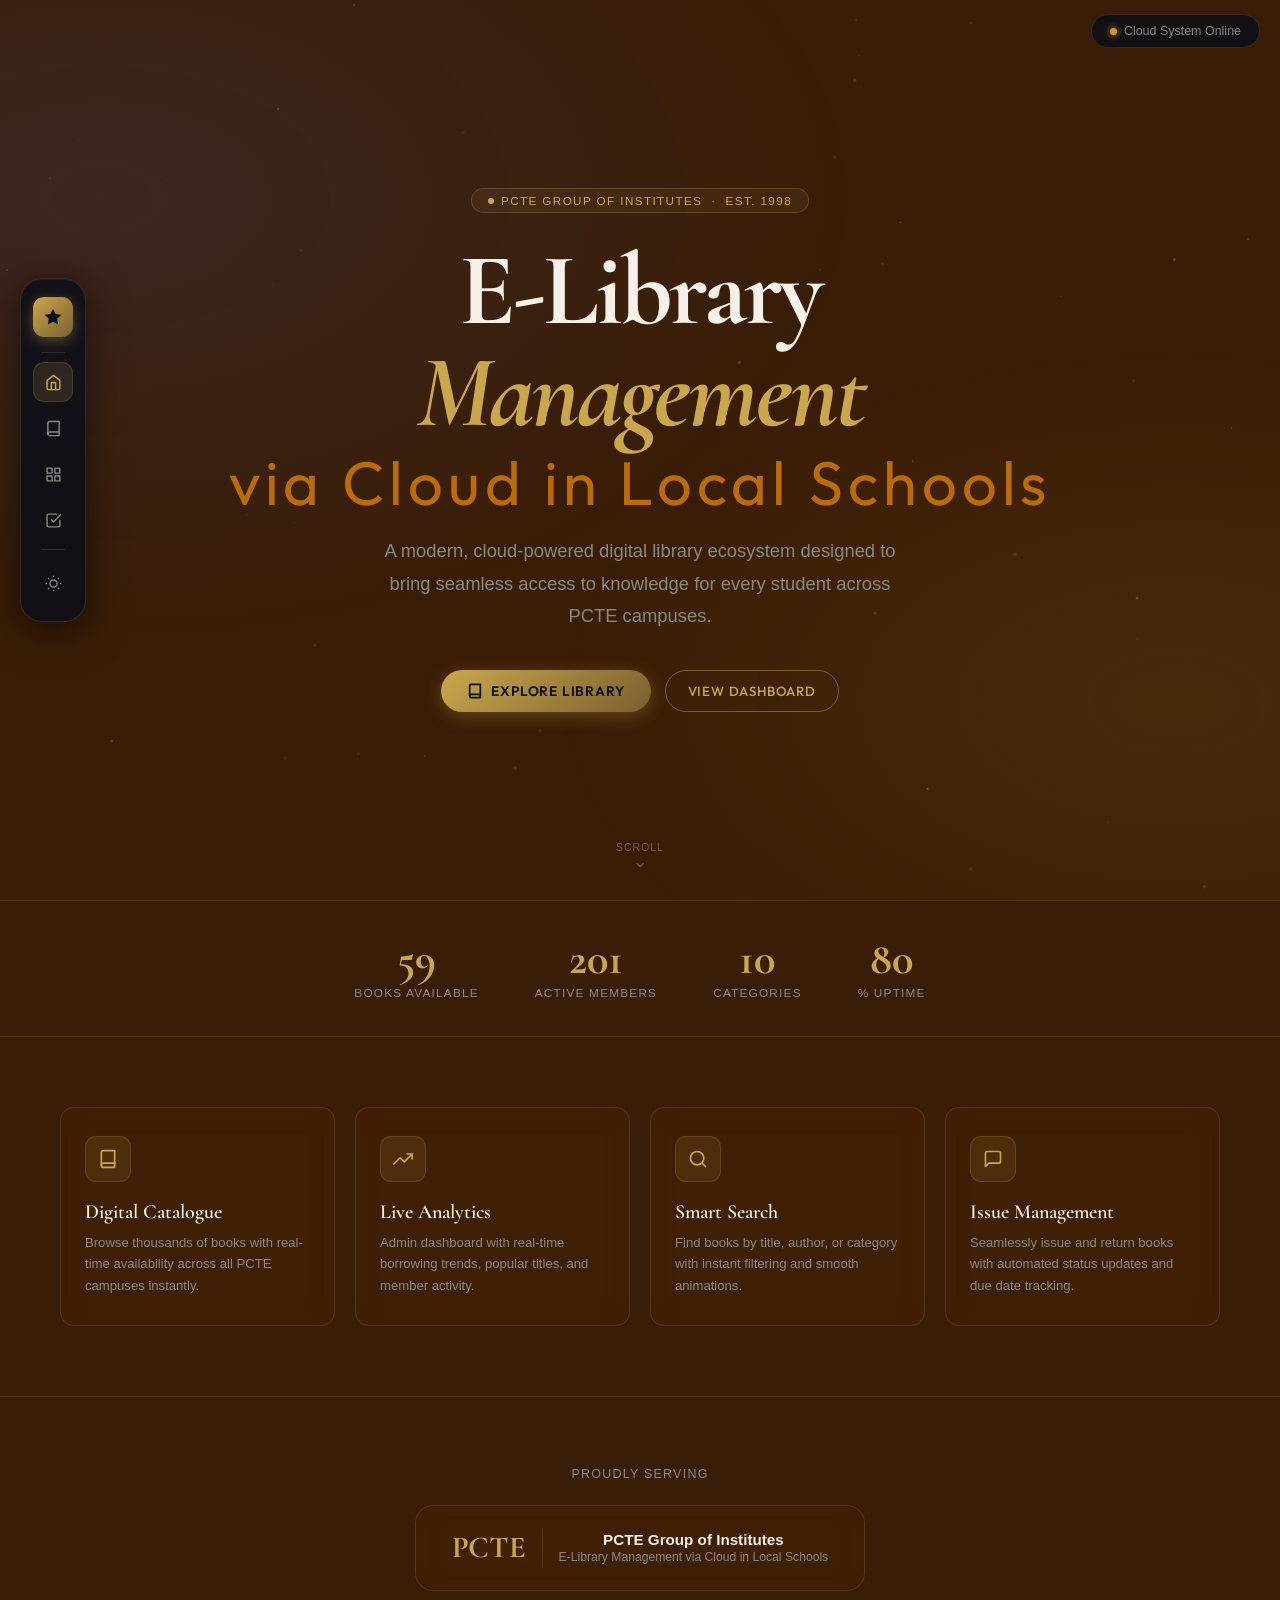
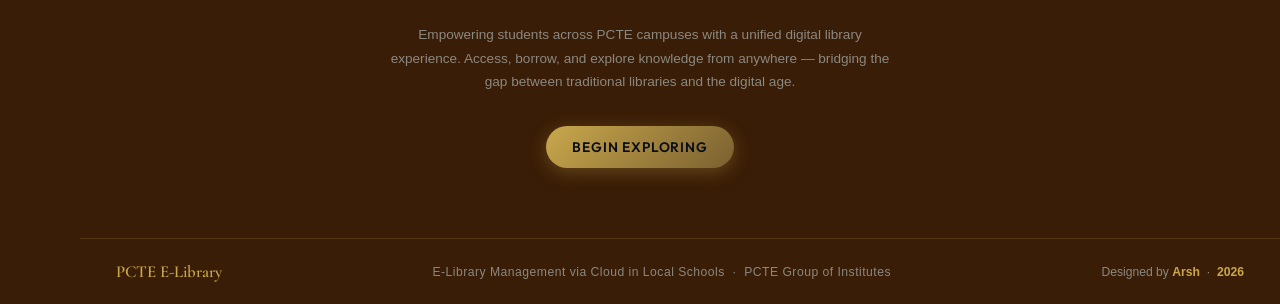
<file: index.html>
<!DOCTYPE html>
<html lang="en">
<head>
  <meta charset="UTF-8"/>
  <meta name="viewport" content="width=device-width, initial-scale=1.0"/>
  <title>PCTE E-Library | Cloud-Based Library Management</title>
  <link rel="stylesheet" href="style.css"/>
</head>
<body>
<div class="bg-canvas"></div>
<canvas id="particles-canvas"></canvas>

<!-- ── Floating Sidebar ── -->
<nav class="sidebar">
  <div class="sidebar-logo">
    <svg viewBox="0 0 24 24"><path d="M12 2l3.09 6.26L22 9.27l-5 4.87 1.18 6.88L12 17.77l-6.18 3.25L7 14.14 2 9.27l6.91-1.01L12 2z"/></svg>
  </div>
  <div class="sidebar-divider"></div>
  <a href="index.html"     class="nav-item active">
    <svg viewBox="0 0 24 24" fill="none" stroke="currentColor" stroke-width="2" stroke-linecap="round" stroke-linejoin="round"><path d="M3 9l9-7 9 7v11a2 2 0 0 1-2 2H5a2 2 0 0 1-2-2z"/><polyline points="9 22 9 12 15 12 15 22"/></svg>
    <span class="nav-tooltip">Home</span>
  </a>
  <a href="gallery.html"   class="nav-item">
    <svg viewBox="0 0 24 24" fill="none" stroke="currentColor" stroke-width="2" stroke-linecap="round" stroke-linejoin="round"><path d="M4 19.5A2.5 2.5 0 0 1 6.5 17H20"/><path d="M6.5 2H20v20H6.5A2.5 2.5 0 0 1 4 19.5v-15A2.5 2.5 0 0 1 6.5 2z"/></svg>
    <span class="nav-tooltip">Library</span>
  </a>
  <a href="dashboard.html" class="nav-item">
    <svg viewBox="0 0 24 24" fill="none" stroke="currentColor" stroke-width="2" stroke-linecap="round" stroke-linejoin="round"><rect x="3" y="3" width="7" height="7"/><rect x="14" y="3" width="7" height="7"/><rect x="14" y="14" width="7" height="7"/><rect x="3" y="14" width="7" height="7"/></svg>
    <span class="nav-tooltip">Dashboard</span>
  </a>
  <a href="issue.html"     class="nav-item">
    <svg viewBox="0 0 24 24" fill="none" stroke="currentColor" stroke-width="2" stroke-linecap="round" stroke-linejoin="round"><polyline points="9 11 12 14 22 4"/><path d="M21 12v7a2 2 0 0 1-2 2H5a2 2 0 0 1-2-2V5a2 2 0 0 1 2-2h11"/></svg>
    <span class="nav-tooltip">Issue/Return</span>
  </a>
  <div class="sidebar-divider"></div>
  <div class="theme-toggle-btn" title="Toggle theme">
    <svg viewBox="0 0 24 24" fill="none" stroke="currentColor" stroke-width="2" stroke-linecap="round" stroke-linejoin="round"><circle cx="12" cy="12" r="5"/><line x1="12" y1="1" x2="12" y2="3"/><line x1="12" y1="21" x2="12" y2="23"/><line x1="4.22" y1="4.22" x2="5.64" y2="5.64"/><line x1="18.36" y1="18.36" x2="19.78" y2="19.78"/><line x1="1" y1="12" x2="3" y2="12"/><line x1="21" y1="12" x2="23" y2="12"/><line x1="4.22" y1="19.78" x2="5.64" y2="18.36"/><line x1="18.36" y1="5.64" x2="19.78" y2="4.22"/></svg>
  </div>
</nav>

<!-- ── Top Bar ── -->
<div class="top-bar">
  <div class="top-pill">
    <span class="live-dot"></span> Cloud System Online
  </div>
</div>

<div class="page-wrapper">
  <!-- Hero -->
  <section class="hero">
    <div>
      <div class="hero-eyebrow">
        <span class="eyebrow-dot"></span>
        PCTE Group of Institutes &nbsp;·&nbsp; Est. 1998
      </div>
      <h1 class="hero-title">
        E-Library
        <span class="gold-line">Management</span>
        <span class="blue-line">via Cloud in Local Schools</span>
      </h1>
      <p class="hero-subtitle">
        A modern, cloud-powered digital library ecosystem designed to bring seamless
        access to knowledge for every student across PCTE campuses.
      </p>
      <div class="hero-cta">
        <a href="gallery.html" class="btn-gold">
          <svg viewBox="0 0 24 24" fill="none" stroke="currentColor" stroke-width="2.5" width="16" height="16"><path d="M4 19.5A2.5 2.5 0 0 1 6.5 17H20"/><path d="M6.5 2H20v20H6.5A2.5 2.5 0 0 1 4 19.5v-15A2.5 2.5 0 0 1 6.5 2z"/></svg>
          Explore Library
        </a>
        <a href="dashboard.html" class="btn-outline">
          View Dashboard
        </a>
      </div>
    </div>
    <div class="scroll-hint">
      <span>Scroll</span>
      <svg viewBox="0 0 24 24" fill="none" stroke="currentColor" stroke-width="2"><polyline points="6 9 12 15 18 9"/></svg>
    </div>
  </section>

  <!-- Stats ribbon -->
  <div class="stats-ribbon">
    <div class="stat-item reveal">
      <div class="stat-number" data-target="73">0</div>
      <div class="stat-label">Books Available</div>
    </div>
    <div class="stat-item reveal" data-delay="100">
      <div class="stat-number" data-target="247">0</div>
      <div class="stat-label">Active Members</div>
    </div>
    <div class="stat-item reveal" data-delay="200">
      <div class="stat-number" data-target="12">0</div>
      <div class="stat-label">Categories</div>
    </div>
    <div class="stat-item reveal" data-delay="300">
      <div class="stat-number" data-target="98">0</div>
      <div class="stat-label">% Uptime</div>
    </div>
  </div>

  <!-- Features -->
  <section class="features-strip">
    <div class="feature-card reveal">
      <div class="feature-icon">
        <svg viewBox="0 0 24 24" fill="none" stroke="currentColor" stroke-width="2" stroke-linecap="round" stroke-linejoin="round"><path d="M4 19.5A2.5 2.5 0 0 1 6.5 17H20"/><path d="M6.5 2H20v20H6.5A2.5 2.5 0 0 1 4 19.5v-15A2.5 2.5 0 0 1 6.5 2z"/></svg>
      </div>
      <div class="feature-title">Digital Catalogue</div>
      <div class="feature-text">Browse thousands of books with real-time availability across all PCTE campuses instantly.</div>
    </div>
    <div class="feature-card reveal" data-delay="100">
      <div class="feature-icon">
        <svg viewBox="0 0 24 24" fill="none" stroke="currentColor" stroke-width="2" stroke-linecap="round" stroke-linejoin="round"><polyline points="23 6 13.5 15.5 8.5 10.5 1 18"/><polyline points="17 6 23 6 23 12"/></svg>
      </div>
      <div class="feature-title">Live Analytics</div>
      <div class="feature-text">Admin dashboard with real-time borrowing trends, popular titles, and member activity.</div>
    </div>
    <div class="feature-card reveal" data-delay="200">
      <div class="feature-icon">
        <svg viewBox="0 0 24 24" fill="none" stroke="currentColor" stroke-width="2" stroke-linecap="round" stroke-linejoin="round"><circle cx="11" cy="11" r="8"/><line x1="21" y1="21" x2="16.65" y2="16.65"/></svg>
      </div>
      <div class="feature-title">Smart Search</div>
      <div class="feature-text">Find books by title, author, or category with instant filtering and smooth animations.</div>
    </div>
    <div class="feature-card reveal" data-delay="300">
      <div class="feature-icon">
        <svg viewBox="0 0 24 24" fill="none" stroke="currentColor" stroke-width="2" stroke-linecap="round" stroke-linejoin="round"><path d="M21 15a2 2 0 0 1-2 2H7l-4 4V5a2 2 0 0 1 2-2h14a2 2 0 0 1 2 2z"/></svg>
      </div>
      <div class="feature-title">Issue Management</div>
      <div class="feature-text">Seamlessly issue and return books with automated status updates and due date tracking.</div>
    </div>
  </section>

  <!-- Institution -->
  <section class="institution-section reveal">
    <p class="section-sub" style="margin-bottom:24px;">Proudly Serving</p>
    <div class="pcte-badge">
      <div class="pcte-logo-text">PCTE</div>
      <div style="width:1px;height:40px;background:var(--glass-border);"></div>
      <div class="pcte-info">
        <div class="pcte-name">PCTE Group of Institutes</div>
        <div class="pcte-tagline">E-Library Management via Cloud in Local Schools</div>
      </div>
    </div>
    <p style="margin-top:32px;font-size:0.85rem;color:var(--text-muted);max-width:500px;margin-left:auto;margin-right:auto;line-height:1.75;">
      Empowering students across PCTE campuses with a unified digital library experience.
      Access, borrow, and explore knowledge from anywhere — bridging the gap between
      traditional libraries and the digital age.
    </p>
    <div style="margin-top:32px;">
      <a href="gallery.html" class="btn-gold">Begin Exploring</a>
    </div>
  </section>
</div>

<footer>
  <div class="footer-brand">PCTE E-Library</div>
  <div class="footer-text">E-Library Management via Cloud in Local Schools &nbsp;·&nbsp; PCTE Group of Institutes</div>
  <div class="footer-credit">Designed by <span>Arsh</span> &nbsp;·&nbsp; <span class="year"></span></div>
</footer>

<script src="script.js"></script>
</body>
</html>
</file>
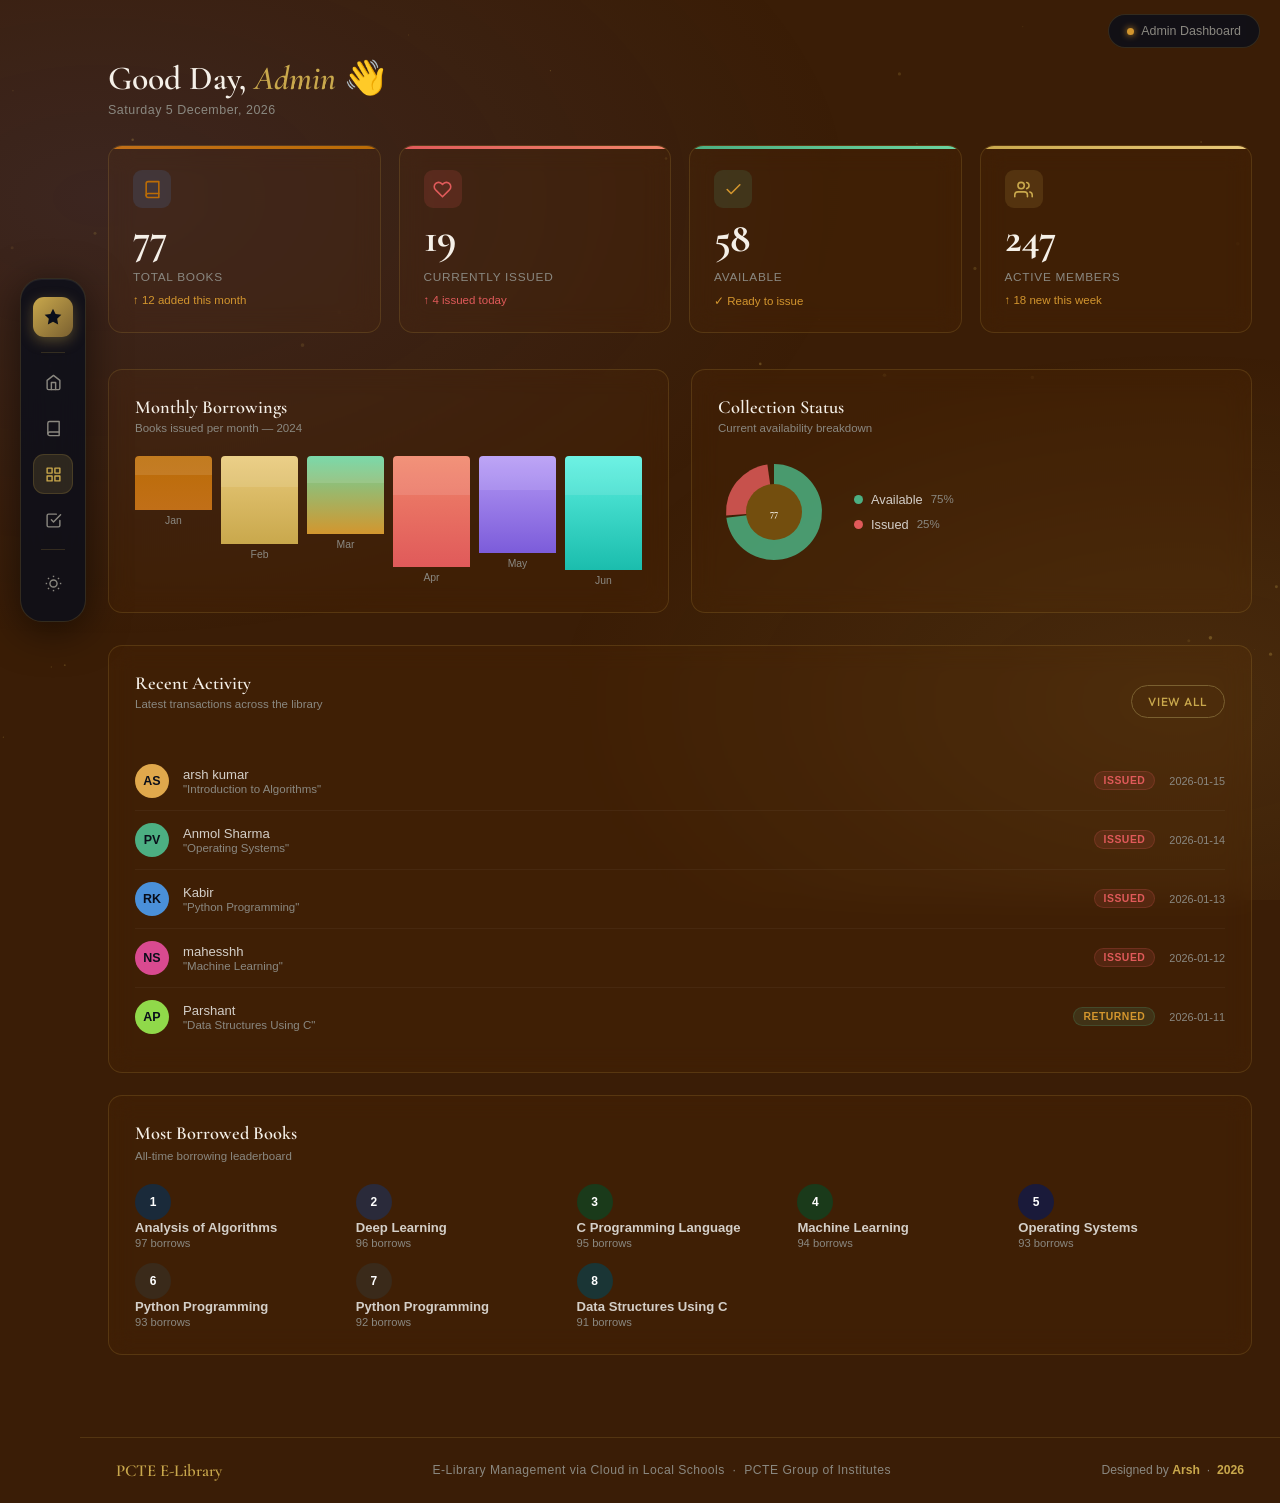
<file: dashboard.html>
<!DOCTYPE html>
<html lang="en">
<head>
  <meta charset="UTF-8"/>
  <meta name="viewport" content="width=device-width, initial-scale=1.0"/>
  <title>Admin Dashboard | PCTE E-Library</title>
  <link rel="stylesheet" href="style.css"/>
</head>
<body>
<div class="bg-canvas"></div>
<canvas id="particles-canvas"></canvas>

<!-- Sidebar -->
<nav class="sidebar">
  <div class="sidebar-logo">
    <svg viewBox="0 0 24 24"><path d="M12 2l3.09 6.26L22 9.27l-5 4.87 1.18 6.88L12 17.77l-6.18 3.25L7 14.14 2 9.27l6.91-1.01L12 2z"/></svg>
  </div>
  <div class="sidebar-divider"></div>
  <a href="index.html"     class="nav-item">
    <svg viewBox="0 0 24 24" fill="none" stroke="currentColor" stroke-width="2" stroke-linecap="round" stroke-linejoin="round"><path d="M3 9l9-7 9 7v11a2 2 0 0 1-2 2H5a2 2 0 0 1-2-2z"/><polyline points="9 22 9 12 15 12 15 22"/></svg>
    <span class="nav-tooltip">Home</span>
  </a>
  <a href="gallery.html"   class="nav-item">
    <svg viewBox="0 0 24 24" fill="none" stroke="currentColor" stroke-width="2" stroke-linecap="round" stroke-linejoin="round"><path d="M4 19.5A2.5 2.5 0 0 1 6.5 17H20"/><path d="M6.5 2H20v20H6.5A2.5 2.5 0 0 1 4 19.5v-15A2.5 2.5 0 0 1 6.5 2z"/></svg>
    <span class="nav-tooltip">Library</span>
  </a>
  <a href="dashboard.html" class="nav-item active">
    <svg viewBox="0 0 24 24" fill="none" stroke="currentColor" stroke-width="2" stroke-linecap="round" stroke-linejoin="round"><rect x="3" y="3" width="7" height="7"/><rect x="14" y="3" width="7" height="7"/><rect x="14" y="14" width="7" height="7"/><rect x="3" y="14" width="7" height="7"/></svg>
    <span class="nav-tooltip">Dashboard</span>
  </a>
  <a href="issue.html"     class="nav-item">
    <svg viewBox="0 0 24 24" fill="none" stroke="currentColor" stroke-width="2" stroke-linecap="round" stroke-linejoin="round"><polyline points="9 11 12 14 22 4"/><path d="M21 12v7a2 2 0 0 1-2 2H5a2 2 0 0 1-2-2V5a2 2 0 0 1 2-2h11"/></svg>
    <span class="nav-tooltip">Issue/Return</span>
  </a>
  <div class="sidebar-divider"></div>
  <div class="theme-toggle-btn"></div>
</nav>

<div class="top-bar">
  <div class="top-pill"><span class="live-dot"></span> Admin Dashboard</div>
</div>

<div class="page-wrapper">
  <div class="main-content">

    <!-- Header -->
    <div class="dash-header">
      <div class="dash-greeting">Good Day, <span>Admin</span> 👋</div>
      <div class="dash-date" id="dash-date"></div>
    </div>

    <!-- Stat Cards -->
    <div class="stat-grid">
      <div class="stat-card total reveal">
        <div class="stat-card-icon">
          <svg viewBox="0 0 24 24" fill="none" stroke="currentColor" stroke-width="2" stroke-linecap="round" stroke-linejoin="round"><path d="M4 19.5A2.5 2.5 0 0 1 6.5 17H20"/><path d="M6.5 2H20v20H6.5A2.5 2.5 0 0 1 4 19.5v-15A2.5 2.5 0 0 1 6.5 2z"/></svg>
        </div>
        <div class="stat-card-number" id="count-total">0</div>
        <div class="stat-card-label">Total Books</div>
        <div class="stat-card-change">↑ 12 added this month</div>
      </div>
      <div class="stat-card issued reveal" data-delay="80">
        <div class="stat-card-icon">
          <svg viewBox="0 0 24 24" fill="none" stroke="currentColor" stroke-width="2" stroke-linecap="round" stroke-linejoin="round"><path d="M20.84 4.61a5.5 5.5 0 0 0-7.78 0L12 5.67l-1.06-1.06a5.5 5.5 0 0 0-7.78 7.78l1.06 1.06L12 21.23l7.78-7.78 1.06-1.06a5.5 5.5 0 0 0 0-7.78z"/></svg>
        </div>
        <div class="stat-card-number" id="count-issued">0</div>
        <div class="stat-card-label">Currently Issued</div>
        <div class="stat-card-change" style="color:var(--danger);">↑ 4 issued today</div>
      </div>
      <div class="stat-card avail reveal" data-delay="160">
        <div class="stat-card-icon">
          <svg viewBox="0 0 24 24" fill="none" stroke="currentColor" stroke-width="2" stroke-linecap="round" stroke-linejoin="round"><polyline points="20 6 9 17 4 12"/></svg>
        </div>
        <div class="stat-card-number" id="count-avail">0</div>
        <div class="stat-card-label">Available</div>
        <div class="stat-card-change">✓ Ready to issue</div>
      </div>
      <div class="stat-card members reveal" data-delay="240">
        <div class="stat-card-icon">
          <svg viewBox="0 0 24 24" fill="none" stroke="currentColor" stroke-width="2" stroke-linecap="round" stroke-linejoin="round"><path d="M17 21v-2a4 4 0 0 0-4-4H5a4 4 0 0 0-4 4v2"/><circle cx="9" cy="7" r="4"/><path d="M23 21v-2a4 4 0 0 0-3-3.87"/><path d="M16 3.13a4 4 0 0 1 0 7.75"/></svg>
        </div>
        <div class="stat-card-number" id="count-members">0</div>
        <div class="stat-card-label">Active Members</div>
        <div class="stat-card-change">↑ 18 new this week</div>
      </div>
    </div>

    <!-- Charts -->
    <div class="charts-row">
      <!-- Bar chart: Monthly issues -->
      <div class="chart-card reveal">
        <div class="chart-title">Monthly Borrowings</div>
        <div class="chart-sub">Books issued per month — 2024</div>
        <div class="bar-chart" id="bar-chart"></div>
      </div>

      <!-- Donut: Available vs Issued -->
      <div class="chart-card reveal" data-delay="100">
        <div class="chart-title">Collection Status</div>
        <div class="chart-sub">Current availability breakdown</div>
        <div class="donut-wrap">
          <svg id="donut-chart" class="donut-svg"></svg>
          <div class="donut-legend">
            <div class="legend-item"><span class="legend-dot" style="background:#4caf82"></span> Available <span class="legend-pct" id="avail-pct"></span></div>
            <div class="legend-item"><span class="legend-dot" style="background:#e05a5a"></span> Issued    <span class="legend-pct" id="issued-pct"></span></div>
          </div>
        </div>
      </div>
    </div>

    <!-- Activity -->
    <div class="activity-card reveal">
      <div style="display:flex;align-items:center;justify-content:space-between;margin-bottom:20px;">
        <div>
          <div class="chart-title">Recent Activity</div>
          <div class="chart-sub">Latest transactions across the library</div>
        </div>
        <a href="issue.html" class="btn-outline" style="font-size:0.74rem;padding:8px 16px;">View All</a>
      </div>
      <div class="activity-list" id="activity-list"></div>
    </div>

    <!-- Top borrowed books -->
    <div class="activity-card reveal">
      <div class="chart-title" style="margin-bottom:6px;">Most Borrowed Books</div>
      <div class="chart-sub" style="margin-bottom:22px;">All-time borrowing leaderboard</div>
      <div style="display:grid;grid-template-columns:repeat(auto-fill,minmax(200px,1fr));gap:14px;" id="top-books-list"></div>
    </div>

  </div>
</div>

<footer>
  <div class="footer-brand">PCTE E-Library</div>
  <div class="footer-text">E-Library Management via Cloud in Local Schools &nbsp;·&nbsp; PCTE Group of Institutes</div>
  <div class="footer-credit">Designed by <span>Arsh</span> &nbsp;·&nbsp; <span class="year"></span></div>
</footer>

<script src="script.js"></script>
<script>
// Build top books list after DOM ready
document.addEventListener('DOMContentLoaded', () => {
  setTimeout(() => {
    const container = document.getElementById('top-books-list');
    if (!container) return;
    const sorted = [...BOOKS].sort((a,b) => b.issues - a.issues).slice(0,8);
    sorted.forEach((book, i) => {
      const el = document.createElement('div');
      el.className = 'top-book-item';
      el.innerHTML = `
        <div class="activity-avatar" style="background:${book.color};width:36px;height:36px;border-radius:50%;display:flex;align-items:center;justify-content:center;font-size:0.75rem;font-weight:700;flex-shrink:0;color:white;">${i+1}</div>
        <div style="min-width:0">
          <div style="font-size:0.82rem;font-weight:600;color:var(--text-light);white-space:nowrap;overflow:hidden;text-overflow:ellipsis;">${book.title}</div>
          <div style="font-size:0.7rem;color:var(--text-muted);margin-top:2px;">${book.issues} borrows</div>
        </div>`;
      container.appendChild(el);
    });

    // Donut percentages
    const total  = BOOKS.length;
    const issued = BOOKS.filter(b=>!b.available).length;
    const avEl   = document.getElementById('avail-pct');
    const isEl   = document.getElementById('issued-pct');
    if (avEl) avEl.textContent = `${Math.round((total-issued)/total*100)}%`;
    if (isEl) isEl.textContent = `${Math.round(issued/total*100)}%`;
  }, 200);
});
</script>
</body>
</html>
</file>
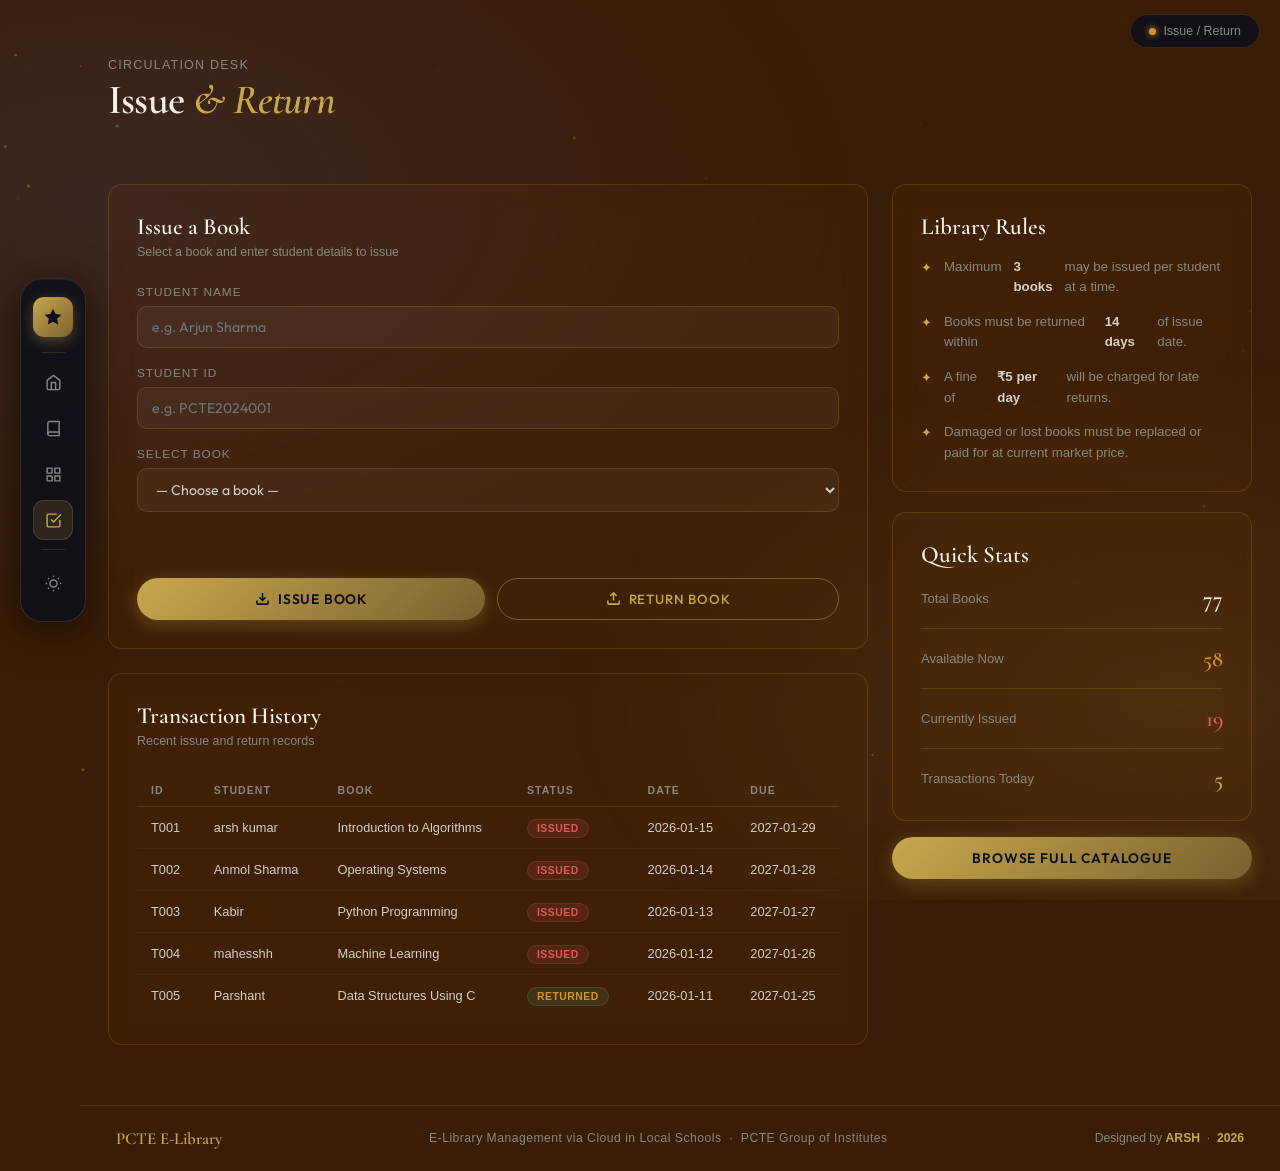
<file: issue.html>
<!DOCTYPE html>
<html lang="en">
<head>
  <meta charset="UTF-8"/>
  <meta name="viewport" content="width=device-width, initial-scale=1.0"/>
  <title>Issue / Return | PCTE E-Library</title>
  <link rel="stylesheet" href="style.css"/>
</head>
<body>
<div class="bg-canvas"></div>
<canvas id="particles-canvas"></canvas>

<!-- Sidebar -->
<nav class="sidebar">
  <div class="sidebar-logo">
    <svg viewBox="0 0 24 24"><path d="M12 2l3.09 6.26L22 9.27l-5 4.87 1.18 6.88L12 17.77l-6.18 3.25L7 14.14 2 9.27l6.91-1.01L12 2z"/></svg>
  </div>
  <div class="sidebar-divider"></div>
  <a href="index.html"     class="nav-item">
    <svg viewBox="0 0 24 24" fill="none" stroke="currentColor" stroke-width="2" stroke-linecap="round" stroke-linejoin="round"><path d="M3 9l9-7 9 7v11a2 2 0 0 1-2 2H5a2 2 0 0 1-2-2z"/><polyline points="9 22 9 12 15 12 15 22"/></svg>
    <span class="nav-tooltip">Home</span>
  </a>
  <a href="gallery.html"   class="nav-item">
    <svg viewBox="0 0 24 24" fill="none" stroke="currentColor" stroke-width="2" stroke-linecap="round" stroke-linejoin="round"><path d="M4 19.5A2.5 2.5 0 0 1 6.5 17H20"/><path d="M6.5 2H20v20H6.5A2.5 2.5 0 0 1 4 19.5v-15A2.5 2.5 0 0 1 6.5 2z"/></svg>
    <span class="nav-tooltip">Library</span>
  </a>
  <a href="dashboard.html" class="nav-item">
    <svg viewBox="0 0 24 24" fill="none" stroke="currentColor" stroke-width="2" stroke-linecap="round" stroke-linejoin="round"><rect x="3" y="3" width="7" height="7"/><rect x="14" y="3" width="7" height="7"/><rect x="14" y="14" width="7" height="7"/><rect x="3" y="14" width="7" height="7"/></svg>
    <span class="nav-tooltip">Dashboard</span>
  </a>
  <a href="issue.html"     class="nav-item active">
    <svg viewBox="0 0 24 24" fill="none" stroke="currentColor" stroke-width="2" stroke-linecap="round" stroke-linejoin="round"><polyline points="9 11 12 14 22 4"/><path d="M21 12v7a2 2 0 0 1-2 2H5a2 2 0 0 1-2-2V5a2 2 0 0 1 2-2h11"/></svg>
    <span class="nav-tooltip">Issue/Return</span>
  </a>
  <div class="sidebar-divider"></div>
  <div class="theme-toggle-btn"></div>
</nav>

<div class="top-bar">
  <div class="top-pill"><span class="live-dot"></span> Issue / Return</div>
</div>

<div class="page-wrapper">
  <div class="main-content">
    <div style="padding-top:38px;padding-bottom:24px;">
      <p class="section-sub">Circulation Desk</p>
      <h1 class="section-title">Issue <span>&amp; Return</span></h1>
    </div>

    <div class="issue-layout">

      <!-- Left: Issue form -->
      <div>
        <div class="issue-panel reveal">
          <div class="issue-panel-title">Issue a Book</div>
          <div class="issue-panel-sub">Select a book and enter student details to issue</div>

          <div class="form-group">
            <label class="form-label" for="student-name">Student Name</label>
            <input class="form-control" type="text" id="student-name" placeholder="e.g. Arjun Sharma"/>
          </div>

          <div class="form-group">
            <label class="form-label" for="student-id">Student ID</label>
            <input class="form-control" type="text" id="student-id" placeholder="e.g. PCTE2024001"/>
          </div>

          <div class="form-group">
            <label class="form-label" for="book-select">Select Book</label>
            <select class="form-control" id="book-select">
              <option value="">— Choose a book —</option>
            </select>
          </div>

          <!-- Book preview -->
          <div class="book-preview" id="book-preview"></div>

          <div style="display:flex;gap:12px;margin-top:8px;">
            <button class="btn-gold" id="issue-btn" disabled style="flex:1;justify-content:center;">
              <svg viewBox="0 0 24 24" fill="none" stroke="currentColor" stroke-width="2.5" width="15" height="15"><path d="M21 15v4a2 2 0 0 1-2 2H5a2 2 0 0 1-2-2v-4"/><polyline points="7 10 12 15 17 10"/><line x1="12" y1="15" x2="12" y2="3"/></svg>
              Issue Book
            </button>
            <button class="btn-outline" id="return-btn" disabled style="flex:1;justify-content:center;">
              <svg viewBox="0 0 24 24" fill="none" stroke="currentColor" stroke-width="2.5" width="15" height="15"><path d="M21 15v4a2 2 0 0 1-2 2H5a2 2 0 0 1-2-2v-4"/><polyline points="17 8 12 3 7 8"/><line x1="12" y1="3" x2="12" y2="15"/></svg>
              Return Book
            </button>
          </div>
        </div>

        <!-- Transaction log table -->
        <div class="issue-panel reveal" style="margin-top:24px;" data-delay="100">
          <div class="issue-panel-title" style="margin-bottom:4px;">Transaction History</div>
          <div class="issue-panel-sub">Recent issue and return records</div>
          <div style="overflow-x:auto;">
            <table class="issue-table">
              <thead>
                <tr>
                  <th>ID</th>
                  <th>Student</th>
                  <th>Book</th>
                  <th>Status</th>
                  <th>Date</th>
                  <th>Due</th>
                </tr>
              </thead>
              <tbody id="issue-table-body"></tbody>
            </table>
          </div>
        </div>
      </div>

      <!-- Right: Info panel -->
      <div>
        <div class="issue-panel reveal" data-delay="80">
          <div class="issue-panel-title" style="margin-bottom:16px;">Library Rules</div>
          <ul style="display:flex;flex-direction:column;gap:14px;list-style:none;">
            <li style="display:flex;gap:12px;align-items:flex-start;font-size:0.83rem;color:var(--text-muted);line-height:1.55;">
              <span style="color:var(--gold);flex-shrink:0;margin-top:1px;">✦</span>
              Maximum <strong style="color:var(--text-light);">3 books</strong> may be issued per student at a time.
            </li>
            <li style="display:flex;gap:12px;align-items:flex-start;font-size:0.83rem;color:var(--text-muted);line-height:1.55;">
              <span style="color:var(--gold);flex-shrink:0;margin-top:1px;">✦</span>
              Books must be returned within <strong style="color:var(--text-light);">14 days</strong> of issue date.
            </li>
            <li style="display:flex;gap:12px;align-items:flex-start;font-size:0.83rem;color:var(--text-muted);line-height:1.55;">
              <span style="color:var(--gold);flex-shrink:0;margin-top:1px;">✦</span>
              A fine of <strong style="color:var(--text-light);">₹5 per day</strong> will be charged for late returns.
            </li>
            <li style="display:flex;gap:12px;align-items:flex-start;font-size:0.83rem;color:var(--text-muted);line-height:1.55;">
              <span style="color:var(--gold);flex-shrink:0;margin-top:1px;">✦</span>
              Damaged or lost books must be replaced or paid for at current market price.
            </li>
          </ul>
        </div>

        <!-- Quick stats panel -->
        <div class="issue-panel reveal" style="margin-top:20px;" data-delay="160">
          <div class="issue-panel-title" style="margin-bottom:16px;">Quick Stats</div>
          <div style="display:flex;flex-direction:column;gap:16px;">
            <div style="display:flex;justify-content:space-between;align-items:center;">
              <span style="font-size:0.82rem;color:var(--text-muted);">Total Books</span>
              <span style="font-family:var(--font-display);font-size:1.4rem;color:var(--cream);font-weight:600;" id="qs-total">—</span>
            </div>
            <div style="height:1px;background:var(--glass-border);"></div>
            <div style="display:flex;justify-content:space-between;align-items:center;">
              <span style="font-size:0.82rem;color:var(--text-muted);">Available Now</span>
              <span style="font-family:var(--font-display);font-size:1.4rem;color:var(--success);font-weight:600;" id="qs-avail">—</span>
            </div>
            <div style="height:1px;background:var(--glass-border);"></div>
            <div style="display:flex;justify-content:space-between;align-items:center;">
              <span style="font-size:0.82rem;color:var(--text-muted);">Currently Issued</span>
              <span style="font-family:var(--font-display);font-size:1.4rem;color:var(--danger);font-weight:600;" id="qs-issued">—</span>
            </div>
            <div style="height:1px;background:var(--glass-border);"></div>
            <div style="display:flex;justify-content:space-between;align-items:center;">
              <span style="font-size:0.82rem;color:var(--text-muted);">Transactions Today</span>
              <span style="font-family:var(--font-display);font-size:1.4rem;color:var(--gold);font-weight:600;">5</span>
            </div>
          </div>
        </div>

        <div style="margin-top:16px;">
          <a href="gallery.html" class="btn-gold" style="width:100%;justify-content:center;">
            Browse Full Catalogue
          </a>
        </div>
      </div>
    </div>
  </div>
</div>

<!-- Confirmation overlay -->
<div class="confirm-overlay" id="confirm-overlay">
  <div class="confirm-box">
    <div class="confirm-icon success">
      <svg viewBox="0 0 24 24" fill="none" stroke="currentColor" stroke-width="2.5"><polyline points="20 6 9 17 4 12"/></svg>
    </div>
    <div class="confirm-title">Success!</div>
    <div class="confirm-msg" id="confirm-msg"></div>
    <div style="margin-top:24px;">
      <button class="btn-gold" style="width:100%;justify-content:center;" onclick="document.getElementById('confirm-overlay').classList.remove('show')">Done</button>
    </div>
  </div>
</div>

<footer>
  <div class="footer-brand">PCTE E-Library</div>
  <div class="footer-text">E-Library Management via Cloud in Local Schools &nbsp;·&nbsp; PCTE Group of Institutes</div>
  <div class="footer-credit">Designed by <span>ARSH</span> &nbsp;·&nbsp; <span class="year"></span></div>
</footer>

<script src="script.js"></script>
<script>
document.addEventListener('DOMContentLoaded', () => {
  setTimeout(() => {
    const qs = (id) => document.getElementById(id);
    if (qs('qs-total')) qs('qs-total').textContent = BOOKS.length;
    if (qs('qs-avail')) qs('qs-avail').textContent = BOOKS.filter(b=>b.available).length;
    if (qs('qs-issued')) qs('qs-issued').textContent = BOOKS.filter(b=>!b.available).length;

    // Update quick stats when books change
    const origShowConfirm = window.showConfirm;
    setInterval(() => {
      if (qs('qs-avail'))  qs('qs-avail').textContent  = BOOKS.filter(b=>b.available).length;
      if (qs('qs-issued')) qs('qs-issued').textContent = BOOKS.filter(b=>!b.available).length;
    }, 500);
  }, 300);
});
</script>
</body>
</html>
</file>
<file: style.css>
/* ============================================================
   PCTE E-Library Management System
   style.css — Main Stylesheet
   Designed by Zaidd
   ============================================================ */

@import url('https://fonts.googleapis.com/css2?family=Cormorant+Garamond:ital,wght@0,300;0,400;0,600;0,700;1,400&family=Outfit:wght@300;400;500;600;700&family=Playfair+Display:ital,wght@0,700;1,400&display=swap');

:root {
  --navy:       #3a1d06;
  --navy-2:     #734e0e;
  --navy-3:     #4c3007;
  --navy-4:     #855d15;
  --gold:       #c9a84c;
  --gold-light: #e8c97a;
  --gold-dim:   #7a6030;
  --cream:      #f5f0e8;
  --cream-2:    #ede5d5;
  --text-light: #d4cfc8;
  --text-muted: #8a8880;
  --accent:     #c16f18;
  --accent-2:   #bb6c06;
  --success:    #d3962e;
  --danger:     #e05a5a;
  --glass-bg:   rgba(209, 105, 20, 0.04);
  --glass-border: rgba(201,168,76,0.18);
  --glass-shadow: rgba(186, 92, 92, 0.5);
  --font-display: 'Cormorant Garamond', Georgia, serif;
  --font-body:    'Outfit', sans-serif;
  --transition:   0.35s cubic-bezier(0.4, 0, 0.2, 1);
  --radius:       14px;
}

[data-theme="light"] {
  --navy:         #f0ece4;
  --navy-2:       #e8e2d8;
  --navy-3:       #ddd5c8;
  --navy-4:       #d0c7b8;
  --gold:         #8b6914;
  --gold-light:   #a07820;
  --gold-dim:     #c8a855;
  --cream:        #1a1208;
  --cream-2:      #2a1c0e;
  --text-light:   #2d2416;
  --text-muted:   #6b5d48;
  --glass-bg:     rgba(0,0,0,0.04);
  --glass-border: rgba(139,105,20,0.25);
  --glass-shadow: rgba(0,0,0,0.12);
}

*, *::before, *::after { box-sizing: border-box; margin: 0; padding: 0; }
html { scroll-behavior: smooth; }
body {
  font-family: var(--arial, sans-serif);
  background: var(--navy);
  color: var(--text-light);
  min-height: 100vh;
  overflow-x: hidden;
  transition: background 0.4s, color 0.4s;
}
a { text-decoration: none; color: inherit; }
img { max-width: 100%; }
button { cursor: pointer; border: none; background: none; font-family: inherit; }
ul { list-style: none; }

/* === Background === */
.bg-canvas {
  position: fixed;
   inset: 0; 
   z-index: 0;
    pointer-events: none; 
    overflow: hidden;
}
.bg-canvas::before {
  content: '';
  position: absolute;
  width: 140vw; height: 140vh; top: -20vh; left: -20vw;
  background:
    radial-gradient(ellipse 60% 50% at 20% 30%, rgba(74,90,180,0.15) 0%, transparent 70%),
    radial-gradient(ellipse 50% 40% at 80% 70%, rgba(201,168,76,0.10) 0%, transparent 70%);
  animation: bgPulse 14s ease-in-out infinite alternate;
}
@keyframes bgPulse {
  0%   { transform: scale(1); }
  100% { transform: scale(1.08) rotate(-1deg); }
}
#particles-canvas { position: fixed; inset: 0; z-index: 0; pointer-events: none; }
.page-wrapper { position: relative; z-index: 1; min-height: 100vh; }

/* === Sidebar === */
.sidebar {
  position: fixed; top: 50%; left: 20px; transform: translateY(-50%);
  z-index: 100;
  display: flex; flex-direction: column; gap: 6px;
  background: rgba(10,14,26,0.82);
  backdrop-filter: blur(24px);
  border: 1px solid var(--glass-border);
  border-radius: 22px;
  padding: 18px 12px;
  box-shadow: 0 8px 40px rgba(0,0,0,0.55), inset 0 1px 0 rgba(255,255,255,0.06);
}

[data-theme="light"] .sidebar { background: rgba(240,236,228,0.88); }

.sidebar-logo {
  display: flex; align-items: center; justify-content: center;
  width: 40px; height: 40px;
  background: linear-gradient(135deg, var(--gold), var(--gold-dim));
  border-radius: 11px; margin-bottom: 6px;
  box-shadow: 0 4px 14px rgba(201,168,76,0.35);
}
.sidebar-logo svg { width: 20px; height: 20px; fill: #0a0e1a; }
.sidebar-divider { width: 24px; height: 1px; background: var(--glass-border); align-self: center; margin: 3px 0; }

.nav-item {
  position: relative;
  display: flex; align-items: center; justify-content: center;
  width: 40px; height: 40px; border-radius: 11px;
  color: var(--text-muted);
  transition: all var(--transition);
  text-decoration: none;
}
.nav-item:hover, .nav-item.active {
  background: rgba(201,168,76,0.1);
  color: var(--gold);
  border: 1px solid var(--glass-border);
}
.nav-item.active { background: rgba(201,168,76,0.15); }
.nav-item svg { width: 17px; height: 17px; }

.nav-tooltip {
  position: absolute; left: 56px;
  background: rgba(10,14,26,0.96);
  border: 1px solid var(--glass-border);
  color: var(--text-light);
  font-size: 0.76rem; font-weight: 500; letter-spacing: 0.04em;
  padding: 5px 11px; border-radius: 7px;
  white-space: nowrap; opacity: 0; pointer-events: none;
  transform: translateX(-6px); transition: all 0.2s ease;
}
.nav-item:hover .nav-tooltip { opacity: 1; transform: translateX(0); }

.theme-toggle-btn {
  display: flex; align-items: center; justify-content: center;
  width: 40px; height: 40px; border-radius: 11px;
  color: var(--text-muted); cursor: pointer;
  transition: all var(--transition); margin-top: 4px;
}
.theme-toggle-btn:hover { color: var(--gold); background: rgba(201,168,76,0.1); }
.theme-toggle-btn svg { width: 17px; height: 17px; }

/* === Top Bar === */
.top-bar {
  position: fixed; top: 14px; right: 20px; z-index: 100;
  display: flex; align-items: center; gap: 10px;
}
.top-pill {
  background: rgba(10,14,26,0.82);
  backdrop-filter: blur(20px);
  border: 1px solid var(--glass-border);
  border-radius: 50px; padding: 9px 18px;
  display: flex; align-items: center; gap: 7px;
  font-size: 0.78rem; font-weight: 500; color: var(--text-muted);
}
[data-theme="light"] .top-pill { background: rgba(240,236,228,0.88); }
.top-pill .live-dot {
  width: 7px; height: 7px; border-radius: 50%;
  background: var(--success);
  box-shadow: 0 0 7px var(--success);
  animation: livePulse 2s infinite;
}
@keyframes livePulse { 0%,100%{opacity:1;} 50%{opacity:0.4;} }

/* === Main Layout === */
.main-content { margin-left: 80px; padding: 20px 28px 60px; }

/* === Glass card === */
.glass-card {
  background: var(--glass-bg);
  backdrop-filter: blur(16px);
  border: 1px solid var(--glass-border);
  border-radius: var(--radius);
  box-shadow: 0 4px 28px var(--glass-shadow);
}

/* === Buttons === */
.btn-gold {
  display: inline-flex; align-items: center; gap: 8px;
  background: linear-gradient(135deg, var(--gold), var(--gold-dim));
  color: #0a0e1a;
  font-family: var(--font-body); font-weight: 600; font-size: 0.86rem;
  letter-spacing: 0.06em; text-transform: uppercase;
  padding: 12px 26px; border-radius: 50px;
  border: none; cursor: pointer;
  transition: all var(--transition);
  box-shadow: 0 4px 18px rgba(201,168,76,0.3);
}
.btn-gold:hover { transform: translateY(-2px); box-shadow: 0 8px 28px rgba(201,168,76,0.45); filter: brightness(1.08); }

.btn-outline {
  display: inline-flex; align-items: center; gap: 8px;
  background: transparent; color: var(--gold);
  font-family: var(--font-body); font-weight: 500; font-size: 0.83rem;
  letter-spacing: 0.06em; text-transform: uppercase;
  padding: 11px 22px; border-radius: 50px;
  border: 1px solid var(--gold-dim); cursor: pointer;
  transition: all var(--transition);
}
.btn-outline:hover { background: rgba(201,168,76,0.1); border-color: var(--gold); transform: translateY(-1px); }

/* === Section Titles === */
.section-title {
  font-family: var(--font-display);
  font-size: 2.6rem; font-weight: 600;
  color: var(--cream); letter-spacing: -0.02em; line-height: 1.1;
}
.section-title span { color: var(--gold); font-style: italic; }
.section-sub {
  font-size: 0.78rem; color: var(--text-muted);
  letter-spacing: 0.1em; text-transform: uppercase; margin-bottom: 6px;
}

/* === Reveal animation === */
.reveal { opacity: 0; transform: translateY(28px); transition: opacity 0.7s ease, transform 0.7s ease; }
.reveal.visible { opacity: 1; transform: translateY(0); }

/* === Toast === */
.toast-container { position: fixed; bottom: 24px; right: 24px; z-index: 9999; display: flex; flex-direction: column; gap: 8px; }
.toast {
  background: rgba(10,14,26,0.96);
  border: 1px solid var(--glass-border);
  backdrop-filter: blur(20px);
  border-radius: 13px; padding: 14px 20px;
  display: flex; align-items: center; gap: 12px;
  min-width: 270px;
  box-shadow: 0 8px 36px rgba(0,0,0,0.5);
  animation: toastIn 0.4s cubic-bezier(0.34, 1.56, 0.64, 1);
}
.toast.success { border-color: rgba(76,175,130,0.4); }
.toast.error   { border-color: rgba(224,90,90,0.4); }
.toast-icon { width: 30px; height: 30px; border-radius: 50%; display: flex; align-items: center; justify-content: center; flex-shrink: 0; }
.toast.success .toast-icon { background: rgba(76,175,130,0.2); color: var(--success); }
.toast.error   .toast-icon { background: rgba(224,90,90,0.2);  color: var(--danger); }
.toast-msg { font-size: 0.83rem; font-weight: 500; color: var(--text-light); }
@keyframes toastIn { from{opacity:0;transform:translateX(30px) scale(0.95);} to{opacity:1;transform:translateX(0) scale(1);} }
.toast.hiding { animation: toastOut 0.3s ease forwards; }
@keyframes toastOut { to{opacity:0;transform:translateX(30px) scale(0.9);} }

/* === Footer === */
footer {
  position: relative; z-index: 1;
  margin-left: 80px; padding: 22px 36px;
  border-top: 1px solid var(--glass-border);
  display: flex; align-items: center; justify-content: space-between; flex-wrap: wrap; gap: 10px;
}
.footer-brand { font-family: var(--font-display); font-size: 1.05rem; color: var(--gold); font-weight: 600; }
.footer-text  { font-size: 0.76rem; color: var(--text-muted); letter-spacing: 0.04em; }
.footer-credit { font-size: 0.76rem; color: var(--text-muted); }
.footer-credit span { color: var(--gold); font-weight: 600; }

/* =============================================
   LANDING PAGE
   ============================================= */
.hero {
  min-height: 100vh; display: grid; place-items: center;
  text-align: center; padding: 80px 24px; position: relative;
}
.hero-eyebrow {
  display: inline-flex; align-items: center; gap: 7px;
  background: rgba(201,168,76,0.08); border: 1px solid rgba(201,168,76,0.25);
  border-radius: 50px; padding: 5px 16px;
  font-size: 0.73rem; letter-spacing: 0.12em; text-transform: uppercase; color: var(--gold);
  margin-bottom: 26px; animation: fadeDown 0.8s ease both;
}
.eyebrow-dot { width: 6px; height: 6px; border-radius: 50%; background: var(--gold); animation: livePulse 1.8s infinite; }
.hero-title {
  font-family: var(--font-display);
  font-size: clamp(3rem, 8vw, 6.5rem);
  font-weight: 700; line-height: 1;
  color: var(--cream); letter-spacing: -0.03em;
  margin-bottom: 22px; animation: fadeDown 0.9s 0.1s ease both;
}
.hero-title .gold-line { color: var(--gold); font-style: italic; display: block; }
.hero-title .blue-line { color: var(--accent-2); display: block; font-size: 0.6em; font-weight: 400; letter-spacing: 0.08em; margin-top: 8px; font-family: var(--font-body); }
.hero-subtitle {
  font-size: clamp(0.95rem, 2vw, 1.15rem);
  color: var(--text-muted); max-width: 520px; margin: 0 auto 38px; line-height: 1.75;
  animation: fadeDown 1s 0.2s ease both;
}
.hero-cta { display: flex; gap: 14px; justify-content: center; flex-wrap: wrap; animation: fadeDown 1.1s 0.3s ease both; }
@keyframes fadeDown { from{opacity:0;transform:translateY(-18px);} to{opacity:1;transform:translateY(0);} }

.scroll-hint {
  position: absolute; bottom: 28px; left: 50%; transform: translateX(-50%);
  display: flex; flex-direction: column; align-items: center; gap: 5px;
  opacity: 0.35; animation: bounceScroll 2s infinite;
}
.scroll-hint span { font-size: 0.65rem; letter-spacing: 0.1em; text-transform: uppercase; }
.scroll-hint svg { width: 14px; height: 14px; }
@keyframes bounceScroll { 0%,100%{transform:translateX(-50%) translateY(0);} 50%{transform:translateX(-50%) translateY(7px);} }

.features-strip { padding: 70px 60px; display: grid; grid-template-columns: repeat(auto-fit, minmax(210px,1fr)); gap: 20px; }
.feature-card {
  padding: 28px 24px; border-radius: var(--radius);
  background: var(--glass-bg); border: 1px solid var(--glass-border);
  backdrop-filter: blur(12px); transition: all var(--transition); position: relative; overflow: hidden;
}
.feature-card::before {
  content: ''; position: absolute; top: 0; left: 0; right: 0; height: 2px;
  background: linear-gradient(90deg, transparent, var(--gold), transparent);
  opacity: 0; transition: opacity var(--transition);
}
.feature-card:hover { transform: translateY(-5px); border-color: rgba(201,168,76,0.32); }
.feature-card:hover::before { opacity: 1; }
.feature-icon {
  width: 46px; height: 46px; border-radius: 11px;
  background: rgba(201,168,76,0.1); border: 1px solid rgba(201,168,76,0.2);
  display: flex; align-items: center; justify-content: center;
  margin-bottom: 18px; color: var(--gold);
}
.feature-icon svg { width: 20px; height: 20px; }
.feature-title { font-family: var(--font-display); font-size: 1.25rem; font-weight: 600; color: var(--cream); margin-bottom: 8px; }
.feature-text { font-size: 0.82rem; color: var(--text-muted); line-height: 1.65; }

.institution-section { padding: 70px 60px; text-align: center; border-top: 1px solid var(--glass-border); }
.pcte-badge {
  display: inline-flex; align-items: center; gap: 16px;
  background: var(--glass-bg); border: 1px solid var(--glass-border);
  border-radius: 18px; padding: 22px 36px; backdrop-filter: blur(12px);
}
.pcte-logo-text { font-family: var(--font-display); font-size: 1.9rem; font-weight: 700; color: var(--gold); letter-spacing: -0.01em; }
.pcte-name { font-size: 0.95rem; font-weight: 600; color: var(--cream); }
.pcte-tagline { font-size: 0.76rem; color: var(--text-muted); margin-top: 2px; }

.stats-ribbon {
  display: flex; justify-content: center; gap: 56px; flex-wrap: wrap;
  padding: 36px 60px;
  border-top: 1px solid var(--glass-border);
  border-bottom: 1px solid var(--glass-border);
}
.stat-item { text-align: center; }
.stat-number { font-family: var(--font-display); font-size: 2.8rem; font-weight: 700; color: var(--gold); line-height: 1; }
.stat-label { font-size: 0.74rem; letter-spacing: 0.1em; text-transform: uppercase; color: var(--text-muted); margin-top: 4px; }

/* =============================================
   GALLERY PAGE
   ============================================= */
.gallery-header {
  padding: 38px 0 28px;
  display: flex; align-items: flex-end; justify-content: space-between; flex-wrap: wrap; gap: 18px;
}
.search-wrap { position: relative; flex: 1; max-width: 360px; }
.search-wrap input {
  width: 100%;
  background: var(--glass-bg); border: 1px solid var(--glass-border);
  border-radius: 50px; padding: 11px 18px 11px 44px;
  color: var(--text-light); font-family: var(--font-body); font-size: 0.86rem;
  outline: none; backdrop-filter: blur(12px); transition: all var(--transition);
}
.search-wrap input::placeholder { color: var(--text-muted); }
.search-wrap input:focus { border-color: var(--gold-dim); box-shadow: 0 0 0 3px rgba(201,168,76,0.1); }
.search-icon { position: absolute; left: 15px; top: 50%; transform: translateY(-50%); color: var(--text-muted); pointer-events: none; }
.search-icon svg { width: 15px; height: 15px; }

.filter-bar { display: flex; gap: 7px; flex-wrap: wrap; margin-bottom: 28px; }
.chip {
  padding: 6px 16px; border-radius: 50px;
  border: 1px solid var(--glass-border); background: var(--glass-bg);
  color: var(--text-muted); font-size: 0.76rem; letter-spacing: 0.04em; font-weight: 500;
  cursor: pointer; transition: all var(--transition);
}
.chip:hover { border-color: var(--gold-dim); color: var(--gold); }
.chip.active { background: rgba(201,168,76,0.14); border-color: var(--gold); color: var(--gold); }

.book-grid { display: grid; grid-template-columns: repeat(auto-fill, minmax(195px,1fr)); gap: 24px; }

/* Flip card */
.book-card { perspective: 1000px; height: 315px; }
.book-card-inner {
  position: relative; width: 100%; height: 100%;
  transition: transform 0.65s cubic-bezier(0.4, 0.2, 0.2, 1);
  transform-style: preserve-3d; cursor: pointer;
}
.book-card:hover .book-card-inner { transform: rotateY(180deg); }
.book-front, .book-back {
  position: absolute; inset: 0; border-radius: var(--radius);
  backface-visibility: hidden; -webkit-backface-visibility: hidden; overflow: hidden;
}
.book-front {
  background: var(--navy-3); border: 1px solid var(--glass-border);
  display: flex; flex-direction: column;
}
.book-cover-placeholder {
  width: 100%; height: 215px;
  display: flex; flex-direction: column; align-items: center; justify-content: center;
  font-family: var(--font-display); font-size: 1rem; font-weight: 600;
  color: rgba(255,255,255,0.88); text-align: center; padding: 14px; position: relative;
}
.book-cover-placeholder::after {
  content: ''; position: absolute; inset: 0;
  background: repeating-linear-gradient(-45deg, rgba(255,255,255,0.025) 0px, rgba(255,255,255,0.025) 1px, transparent 1px, transparent 11px);
}
.book-spine { position: absolute; left: 0; top: 0; bottom: 0; width: 5px; background: rgba(0,0,0,0.3); }
.bk-title { position: relative; z-index: 1; font-size: 0.95rem; line-height: 1.25; }
.bk-author { position: relative; z-index: 1; font-size: 0.68rem; opacity: 0.65; margin-top: 6px; font-family: var(--font-body); }
.book-meta { padding: 10px 13px; flex: 1; display: flex; flex-direction: column; gap: 3px; }
.book-title-card { font-family: var(--font-display); font-size: 0.95rem; font-weight: 600; color: var(--cream); white-space: nowrap; overflow: hidden; text-overflow: ellipsis; }
.book-author-card { font-size: 0.72rem; color: var(--text-muted); }
.book-status {
  display: inline-flex; align-items: center; gap: 5px;
  font-size: 0.68rem; font-weight: 600; letter-spacing: 0.06em; text-transform: uppercase; margin-top: 3px;
}
.status-dot { width: 6px; height: 6px; border-radius: 50%; }
.book-status.available .status-dot { background: var(--success); box-shadow: 0 0 5px var(--success); }
.book-status.issued    .status-dot { background: var(--danger);  box-shadow: 0 0 5px var(--danger); }
.book-status.available { color: var(--success); }
.book-status.issued    { color: var(--danger); }

.book-back {
  transform: rotateY(180deg);
  background: linear-gradient(135deg, var(--navy-3), var(--navy-4));
  border: 1px solid var(--glass-border);
  padding: 20px 18px; display: flex; flex-direction: column; gap: 10px;
}
.back-label { font-size: 0.65rem; letter-spacing: 0.12em; text-transform: uppercase; color: var(--gold-dim); font-weight: 600; }
.back-title { font-family: var(--font-display); font-size: 1.15rem; font-weight: 600; color: var(--cream); line-height: 1.2; }
.back-author { font-size: 0.78rem; color: var(--text-muted); }
.back-cat {
  display: inline-block;
  background: rgba(201,168,76,0.1); border: 1px solid rgba(201,168,76,0.2);
  border-radius: 50px; padding: 3px 11px;
  font-size: 0.68rem; color: var(--gold); letter-spacing: 0.04em;
}
.back-divider { width: 100%; height: 1px; background: var(--glass-border); }
.back-isbn { font-size: 0.68rem; color: var(--text-muted); }
.back-actions { margin-top: auto; display: flex; gap: 7px; }
.btn-sm {
  flex: 1; padding: 8px 12px; border-radius: 8px;
  font-size: 0.72rem; font-weight: 600; letter-spacing: 0.04em;
  text-transform: uppercase; transition: all var(--transition); text-align: center; cursor: pointer;
  border: none; font-family: var(--font-body);
}
.btn-sm-gold { background: linear-gradient(135deg, var(--gold), var(--gold-dim)); color: #0a0e1a; }
.btn-sm-gold:hover { filter: brightness(1.1); transform: translateY(-1px); }
.btn-sm-gold:disabled, .btn-sm-gold.disabled { opacity: 0.38; cursor: not-allowed; filter: none; transform: none; }
.btn-sm-outline { background: transparent; border: 1px solid var(--glass-border); color: var(--text-muted); }
.btn-sm-outline:hover { border-color: var(--gold-dim); color: var(--gold); }

.empty-state { grid-column: 1/-1; text-align: center; padding: 70px 20px; color: var(--text-muted); }
.empty-state svg { width: 55px; height: 55px; opacity: 0.28; margin-bottom: 14px; }

/* =============================================
   DASHBOARD PAGE
   ============================================= */
.dash-header { padding: 38px 0 28px; }
.dash-greeting { font-family: var(--font-display); font-size: 2.1rem; font-weight: 600; color: var(--cream); }
.dash-greeting span { color: var(--gold); font-style: italic; }
.dash-date { font-size: 0.78rem; color: var(--text-muted); margin-top: 4px; letter-spacing: 0.04em; }

.stat-grid { display: grid; grid-template-columns: repeat(auto-fit, minmax(190px,1fr)); gap: 18px; margin-bottom: 36px; }
.stat-card {
  background: var(--glass-bg); border: 1px solid var(--glass-border);
  border-radius: var(--radius); padding: 24px;
  display: flex; flex-direction: column; gap: 10px;
  backdrop-filter: blur(12px); transition: all var(--transition);
  position: relative; overflow: hidden;
}
.stat-card::before {
  content: ''; position: absolute; top: 0; left: 0; right: 0; height: 3px; border-radius: 3px 3px 0 0;
}
.stat-card.total::before  { background: linear-gradient(90deg, var(--accent), var(--accent-2)); }
.stat-card.issued::before { background: linear-gradient(90deg, #e05a5a, #f0856a); }
.stat-card.avail::before  { background: linear-gradient(90deg, #4caf82, #6bd4a0); }
.stat-card.members::before{ background: linear-gradient(90deg, var(--gold), var(--gold-light)); }
.stat-card:hover { transform: translateY(-4px); box-shadow: 0 12px 36px rgba(0,0,0,0.4); border-color: rgba(201,168,76,0.28); }
.stat-card-icon { width: 38px; height: 38px; border-radius: 9px; display: flex; align-items: center; justify-content: center; }
.stat-card.total  .stat-card-icon { background: rgba(74,144,217,0.15); color: var(--accent-2); }
.stat-card.issued .stat-card-icon { background: rgba(224,90,90,0.15);  color: var(--danger); }
.stat-card.avail  .stat-card-icon { background: rgba(76,175,130,0.15); color: var(--success); }
.stat-card.members .stat-card-icon { background: rgba(201,168,76,0.15); color: var(--gold); }
.stat-card-icon svg { width: 19px; height: 19px; }
.stat-card-number { font-family: var(--font-display); font-size: 2.6rem; font-weight: 700; color: var(--cream); line-height: 1; letter-spacing: -0.02em; }
.stat-card-label  { font-size: 0.74rem; color: var(--text-muted); letter-spacing: 0.06em; text-transform: uppercase; }
.stat-card-change { font-size: 0.72rem; color: var(--success); font-weight: 500; }

.charts-row { display: grid; grid-template-columns: 1fr 1fr; gap: 22px; margin-bottom: 32px; }
.chart-card { background: var(--glass-bg); border: 1px solid var(--glass-border); border-radius: var(--radius); padding: 26px; backdrop-filter: blur(12px); }
.chart-title { font-family: var(--font-display); font-size: 1.15rem; font-weight: 600; color: var(--cream); margin-bottom: 4px; }
.chart-sub   { font-size: 0.72rem; color: var(--text-muted); margin-bottom: 22px; }

.bar-chart { display: flex; align-items: flex-end; gap: 9px; height: 130px; }
.bar-wrap   { flex: 1; display: flex; flex-direction: column; align-items: center; gap: 5px; height: 100%; }
.bar { width: 100%; border-radius: 4px 4px 0 0; position: relative; transition: height 1.2s cubic-bezier(0.4,0,0.2,1); min-height: 4px; overflow: hidden; }
.bar::after { content:''; position:absolute; top:0; left:0; right:0; height:35%; background:rgba(255,255,255,0.1); border-radius:inherit; }
.bar-blue   { background: linear-gradient(180deg, var(--accent-2), var(--accent)); }
.bar-gold   { background: linear-gradient(180deg, var(--gold-light), var(--gold)); }
.bar-green  { background: linear-gradient(180deg, #6bd4a0, var(--success)); }
.bar-red    { background: linear-gradient(180deg, #f0856a, var(--danger)); }
.bar-purple { background: linear-gradient(180deg, #b59af5, #7c5cda); }
.bar-cyan   { background: linear-gradient(180deg, #5cf0e0, #1bbdad); }
.bar-label  { font-size: 0.65rem; color: var(--text-muted); }

.donut-wrap { display: flex; align-items: center; gap: 24px; }
.donut-svg  { flex-shrink: 0; }
.donut-legend { display: flex; flex-direction: column; gap: 10px; }
.legend-item { display: flex; align-items: center; gap: 8px; font-size: 0.8rem; color: var(--text-light); }
.legend-dot  { width: 9px; height: 9px; border-radius: 50%; flex-shrink: 0; }
.legend-pct  { color: var(--text-muted); font-size: 0.72rem; }

.activity-card { background: var(--glass-bg); border: 1px solid var(--glass-border); border-radius: var(--radius); padding: 26px; backdrop-filter: blur(12px); margin-bottom: 22px; }
.activity-list { display: flex; flex-direction: column; }
.activity-item { display: flex; align-items: center; gap: 14px; padding: 12px 0; border-bottom: 1px solid rgba(255,255,255,0.04); transition: all 0.2s; }
.activity-item:last-child { border-bottom: none; }
.activity-item:hover { background: rgba(255,255,255,0.02); border-radius: 8px; padding: 12px 10px; margin: 0 -10px; }
.activity-avatar { width: 34px; height: 34px; border-radius: 50%; display: flex; align-items: center; justify-content: center; font-size: 0.78rem; font-weight: 700; flex-shrink: 0; color: #0a0e1a; }
.activity-info { flex: 1; }
.activity-name { font-size: 0.82rem; font-weight: 500; color: var(--text-light); }
.activity-book { font-size: 0.72rem; color: var(--text-muted); margin-top: 1px; }
.activity-badge { padding: 3px 9px; border-radius: 50px; font-size: 0.65rem; font-weight: 600; letter-spacing: 0.05em; text-transform: uppercase; }
.badge-issued   { background: rgba(224,90,90,0.13);  color: var(--danger);  border: 1px solid rgba(224,90,90,0.2); }
.badge-returned { background: rgba(76,175,130,0.13); color: var(--success); border: 1px solid rgba(76,175,130,0.2); }
.badge-added    { background: rgba(201,168,76,0.13); color: var(--gold);    border: 1px solid rgba(201,168,76,0.2); }
.activity-time  { font-size: 0.68rem; color: var(--text-muted); flex-shrink: 0; }

/* =============================================
   ISSUE/RETURN PAGE
   ============================================= */
.issue-layout { display: grid; grid-template-columns: 1fr 360px; gap: 24px; padding-top: 36px; }
.issue-panel { background: var(--glass-bg); border: 1px solid var(--glass-border); border-radius: var(--radius); padding: 28px; backdrop-filter: blur(12px); }
.issue-panel-title { font-family: var(--font-display); font-size: 1.45rem; font-weight: 600; color: var(--cream); margin-bottom: 4px; }
.issue-panel-sub   { font-size: 0.78rem; color: var(--text-muted); margin-bottom: 26px; }
.form-group { margin-bottom: 18px; }
.form-label { display: block; font-size: 0.74rem; letter-spacing: 0.08em; text-transform: uppercase; color: var(--text-muted); margin-bottom: 7px; font-weight: 500; }
.form-control {
  width: 100%; background: rgba(255,255,255,0.04); border: 1px solid var(--glass-border);
  border-radius: 10px; padding: 11px 14px; color: var(--text-light);
  font-family: var(--font-body); font-size: 0.88rem; outline: none; transition: all var(--transition);
}
.form-control:focus { border-color: var(--gold-dim); background: rgba(201,168,76,0.04); box-shadow: 0 0 0 3px rgba(201,168,76,0.08); }
.form-control option { background: var(--navy-2); }

.book-preview {
  display: flex; align-items: center; gap: 13px;
  padding: 14px; background: rgba(255,255,255,0.03);
  border: 1px solid var(--glass-border); border-radius: 10px; margin-bottom: 18px;
  opacity: 0; transform: translateY(7px); transition: all 0.4s ease;
}
.book-preview.visible { opacity: 1; transform: translateY(0); }
.book-preview-thumb-ph { width: 40px; height: 54px; border-radius: 6px; flex-shrink: 0; display: flex; align-items: center; justify-content: center; font-size: 0.55rem; font-family: var(--font-display); color: white; font-weight: 600; text-align: center; padding: 4px; }
.book-preview-title  { font-size: 0.85rem; font-weight: 600; color: var(--text-light); }
.book-preview-author { font-size: 0.72rem; color: var(--text-muted); margin-top: 1px; }
.book-preview-status { margin-top: 5px; font-size: 0.68rem; font-weight: 600; letter-spacing: 0.05em; text-transform: uppercase; }
.book-preview-status.available { color: var(--success); }
.book-preview-status.issued    { color: var(--danger); }

.issue-table { width: 100%; border-collapse: collapse; font-size: 0.8rem; }
.issue-table th { text-align: left; padding: 10px 14px; font-size: 0.66rem; letter-spacing: 0.1em; text-transform: uppercase; color: var(--text-muted); border-bottom: 1px solid var(--glass-border); font-weight: 600; }
.issue-table td { padding: 13px 14px; border-bottom: 1px solid rgba(255,255,255,0.04); color: var(--text-light); vertical-align: middle; }
.issue-table tr:last-child td { border-bottom: none; }
.issue-table tr:hover td { background: rgba(255,255,255,0.02); }

.confirm-overlay { display: none; position: fixed; inset: 0; background: rgba(0,0,0,0.72); backdrop-filter: blur(8px); z-index: 500; align-items: center; justify-content: center; }
.confirm-overlay.show { display: flex; }
.confirm-box {
  background: var(--navy-2); border: 1px solid var(--glass-border); border-radius: 20px;
  padding: 36px; text-align: center; max-width: 340px; width: 90%;
  animation: popIn 0.4s cubic-bezier(0.34,1.56,0.64,1) forwards;
}
@keyframes popIn { from{opacity:0;transform:scale(0.82);} to{opacity:1;transform:scale(1);} }
.confirm-icon { width: 60px; height: 60px; border-radius: 50%; display: flex; align-items: center; justify-content: center; margin: 0 auto 18px; }
.confirm-icon.success { background: rgba(76,175,130,0.15); color: var(--success); }
.confirm-icon svg  { width: 30px; height: 30px; }
.confirm-title { font-family: var(--font-display); font-size: 1.55rem; color: var(--cream); margin-bottom: 7px; }
.confirm-msg   { font-size: 0.82rem; color: var(--text-muted); line-height: 1.65; }

/* =============================================
   RESPONSIVE
   ============================================= */
@media (max-width: 900px) {
  .sidebar { top: auto; bottom: 14px; left: 50%; transform: translateX(-50%); flex-direction: row; border-radius: 50px; padding: 10px 14px; }
  .sidebar-logo { display: none; }
  .sidebar-divider { width: 1px; height: 26px; }
  .nav-tooltip { display: none; }
  .main-content { margin-left: 0; padding: 18px 14px 90px; }
  footer { margin-left: 0; flex-direction: column; text-align: center; }
  .charts-row { grid-template-columns: 1fr; }
  .issue-layout { grid-template-columns: 1fr; }
  .features-strip { padding: 40px 18px; }
  .institution-section { padding: 40px 18px; }
  .stats-ribbon { padding: 28px 18px; gap: 28px; }
}
@media (max-width: 600px) {
  .book-grid { grid-template-columns: repeat(auto-fill, minmax(155px,1fr)); gap: 14px; }
  .book-card { height: 275px; }
  .stat-grid { grid-template-columns: 1fr 1fr; }
  .top-bar { right: 10px; top: 10px; }
  .gallery-header { flex-direction: column; align-items: stretch; }
  .search-wrap { max-width: none; }
  .pcte-badge { flex-direction: column; text-align: center; }
}

/* ─── Additional: Gallery branch/sem filters ──────────────── */
.gallery-controls { display: flex; flex-direction: column; gap: 14px; margin-bottom: 28px; }

.filter-row { display: flex; gap: 8px; flex-wrap: wrap; align-items: center; }
.filter-row-label { font-size: 0.68rem; letter-spacing: 0.1em; text-transform: uppercase; color: var(--gold-dim); font-weight: 600; min-width: 60px; }

.branch-btn {
  padding: 7px 18px; border-radius: 50px;
  border: 1px solid var(--glass-border); background: var(--glass-bg);
  color: var(--text-muted); font-size: 0.78rem; letter-spacing: 0.06em; font-weight: 600;
  cursor: pointer; transition: all var(--transition); text-transform: uppercase;
}
.branch-btn:hover { border-color: var(--gold-dim); color: var(--gold); }
.branch-btn.active { background: rgba(201,168,76,0.16); border-color: var(--gold); color: var(--gold); }

.branch-btn[data-branch="CSE"].active  { background: rgba(74,144,217,0.16); border-color: #4a90d9; color: #6db8f5; }
.branch-btn[data-branch="ME"].active   { background: rgba(224,90,90,0.14);  border-color: #e05a5a; color: #f0856a; }
.branch-btn[data-branch="CE"].active   { background: rgba(76,175,130,0.14); border-color: #4caf82; color: #6bd4a0; }
.branch-btn[data-branch="BCA"].active  { background: rgba(189,100,226,0.14);border-color: #bd64e2; color: #d48cf5; }

.sem-btn {
  padding: 5px 13px; border-radius: 50px;
  border: 1px solid var(--glass-border); background: var(--glass-bg);
  color: var(--text-muted); font-size: 0.73rem; font-weight: 600;
  cursor: pointer; transition: all var(--transition);
}
.sem-btn:hover { border-color: var(--gold-dim); color: var(--gold); }
.sem-btn.active { background: rgba(201,168,76,0.14); border-color: var(--gold); color: var(--gold); }

.result-count {
  font-size: 0.76rem; color: var(--text-muted); letter-spacing: 0.04em;
  padding: 5px 12px; background: var(--glass-bg); border: 1px solid var(--glass-border);
  border-radius: 50px; margin-left: auto;
}

/* ─── Book card: cover image ──────────────────────────────── */
.book-cover-wrap { position: relative; width: 100%; height: 215px; overflow: hidden; }
.book-cover-img  { width: 100%; height: 100%; object-fit: cover; object-position: center top; display: block; transition: transform 0.5s ease; }
.book-card:hover .book-cover-img { transform: scale(1.04); }
.book-cover-wrap .book-cover-placeholder { position: absolute; inset: 0; width: 100%; height: 100%; }

/* Branch badge on card */
.book-branch-badge {
  display: inline-block;
  font-size: 0.62rem; font-weight: 700; letter-spacing: 0.1em; text-transform: uppercase;
  color: var(--gold-dim); margin-bottom: 2px;
}

/* Read Online button */
.btn-sm-read {
  flex: 1; padding: 8px 10px; border-radius: 8px;
  font-size: 0.7rem; font-weight: 600; letter-spacing: 0.03em;
  text-align: center; cursor: pointer; display: block;
  background: rgba(74,144,217,0.18); border: 1px solid rgba(74,144,217,0.3);
  color: #6db8f5; text-decoration: none;
  transition: all var(--transition);
}
.btn-sm-read:hover { background: rgba(74,144,217,0.28); transform: translateY(-1px); }

/* Landing stats update */
.stat-number[data-target] { display: block; }
</file>
